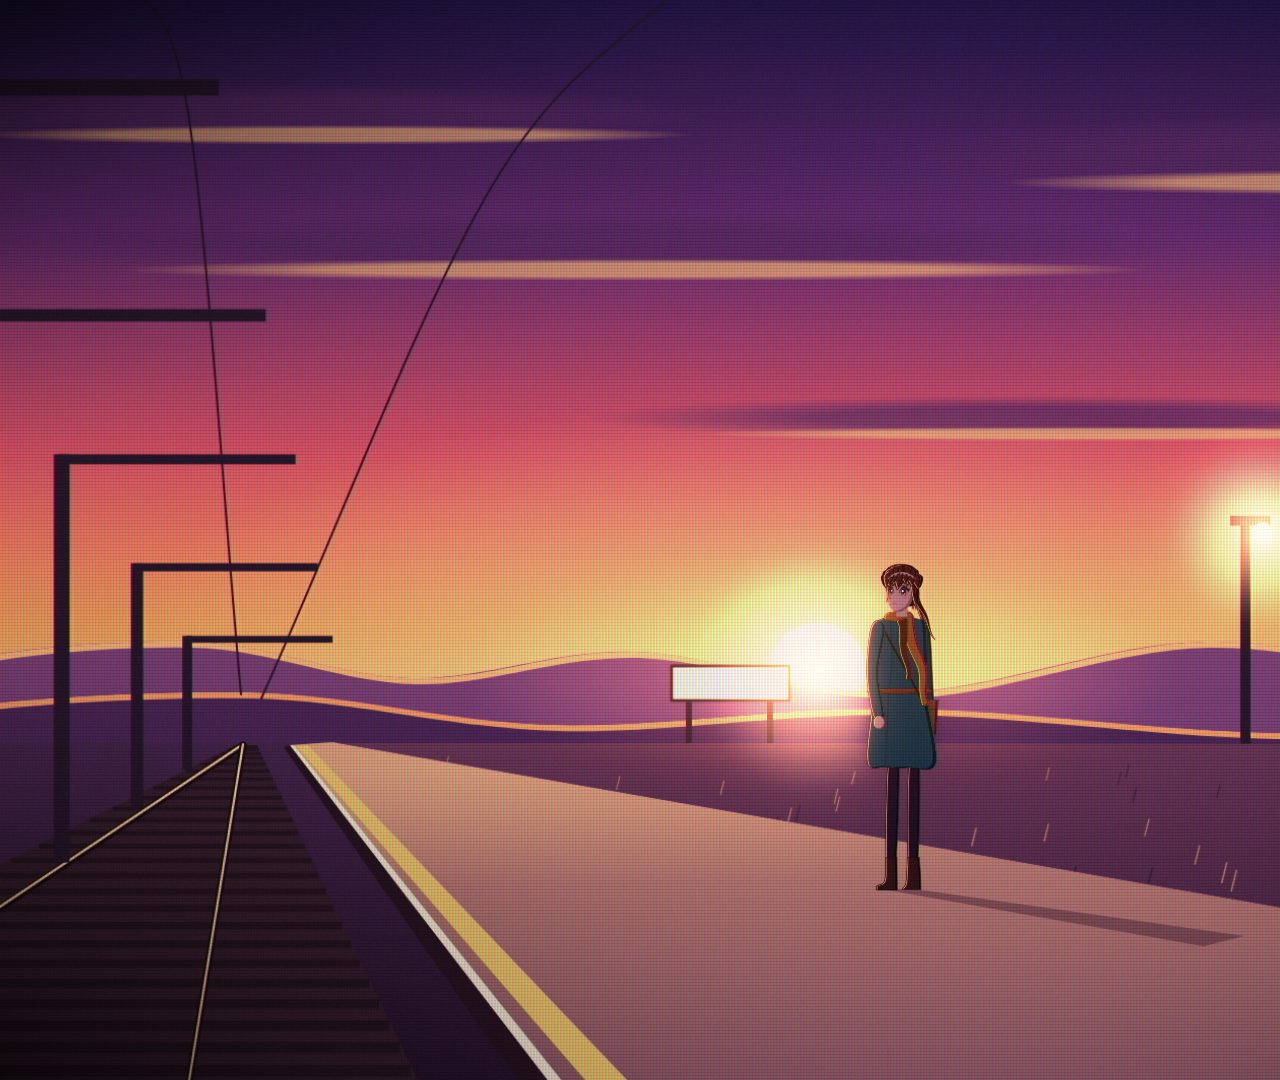
<file: experiments/lemo-train-test/index.html>
<!doctype html>
<html><head><meta charset="utf-8"><title>The Unscheduled Train</title>
<style>html,body{margin:0;background:#000;overflow:hidden}canvas{position:absolute;left:0;top:0;display:block}</style>
</head><body><canvas id="gl" width="1920" height="1080"></canvas>
<script type="module" src="main.js"></script></body></html>
</file>
